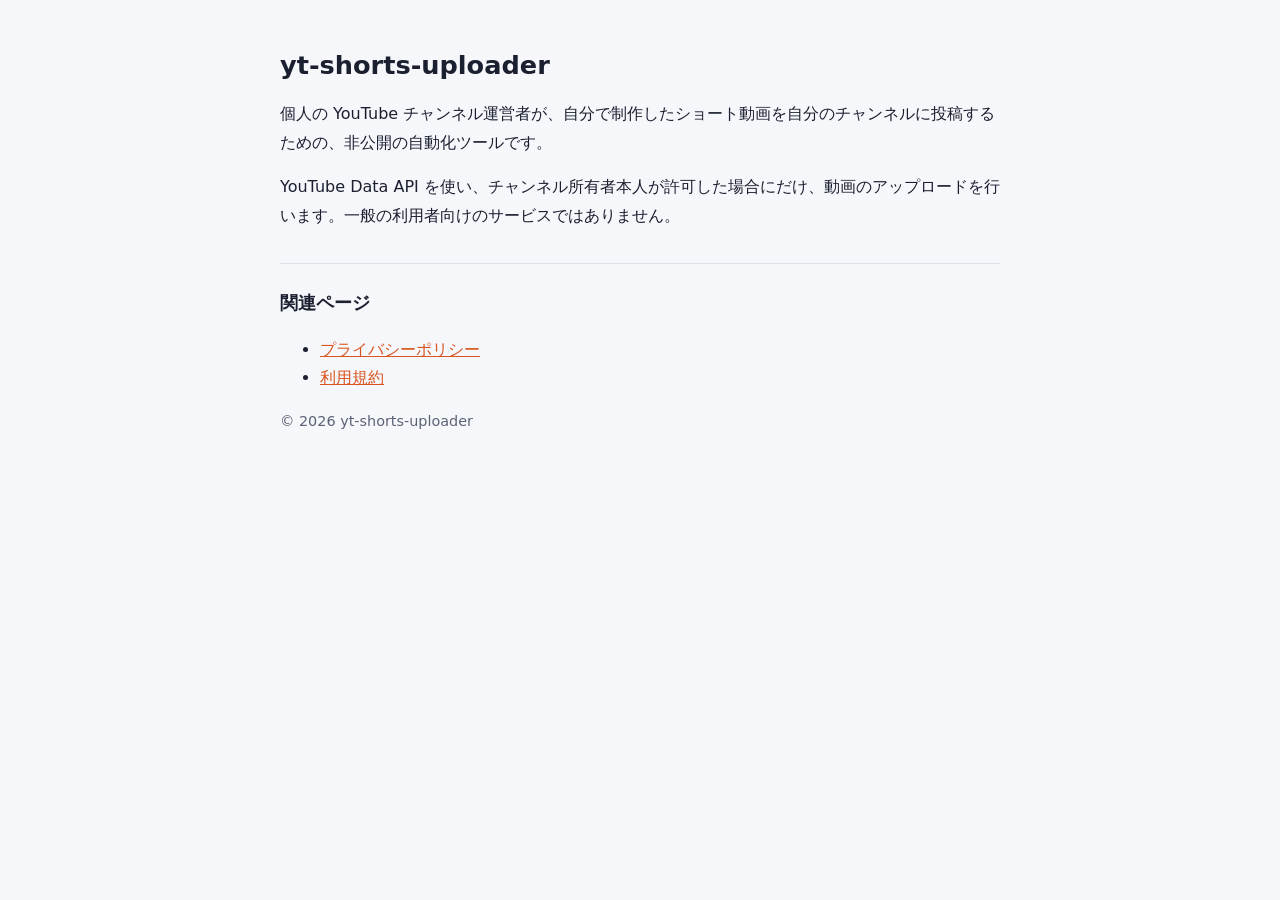
<file: index.html>
<!doctype html>
<html lang="ja"><head><meta charset="utf-8"><meta name="viewport" content="width=device-width,initial-scale=1">
<title>yt-shorts-uploader</title><link rel="stylesheet" href="style.css"></head>
<body><main>
<h1>yt-shorts-uploader</h1>
<p>個人の YouTube チャンネル運営者が、自分で制作したショート動画を自分のチャンネルに投稿するための、非公開の自動化ツールです。</p>
<p>YouTube Data API を使い、チャンネル所有者本人が許可した場合にだけ、動画のアップロードを行います。一般の利用者向けのサービスではありません。</p>
<h2>関連ページ</h2>
<ul><li><a href="privacy.html">プライバシーポリシー</a></li><li><a href="terms.html">利用規約</a></li></ul>
<p class="muted">© 2026 yt-shorts-uploader</p>
</main></body></html>
</file>
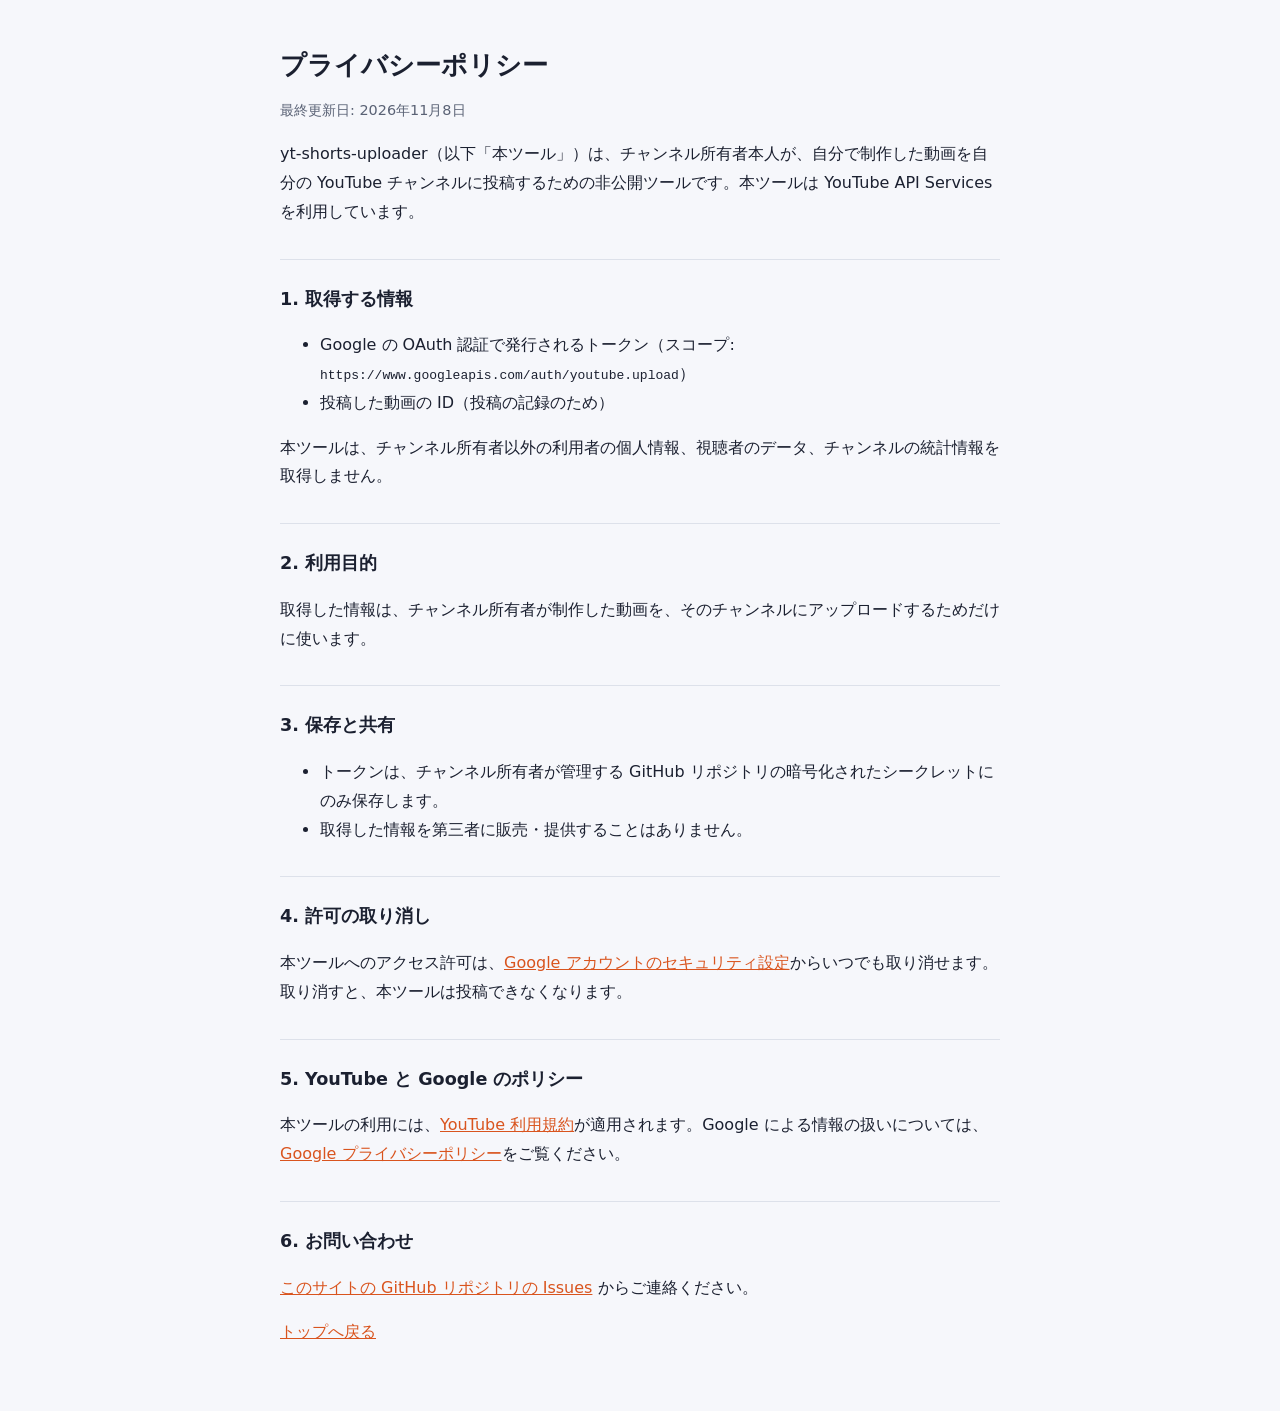
<file: privacy.html>
<!doctype html>
<html lang="ja"><head><meta charset="utf-8"><meta name="viewport" content="width=device-width,initial-scale=1">
<title>プライバシーポリシー | yt-shorts-uploader</title><link rel="stylesheet" href="style.css"></head>
<body><main>
<h1>プライバシーポリシー</h1>
<p class="muted">最終更新日: 2026年11月8日</p>
<p>yt-shorts-uploader（以下「本ツール」）は、チャンネル所有者本人が、自分で制作した動画を自分の YouTube チャンネルに投稿するための非公開ツールです。本ツールは YouTube API Services を利用しています。</p>
<h2>1. 取得する情報</h2>
<ul>
<li>Google の OAuth 認証で発行されるトークン（スコープ: <code>https://www.googleapis.com/auth/youtube.upload</code>）</li>
<li>投稿した動画の ID（投稿の記録のため）</li>
</ul>
<p>本ツールは、チャンネル所有者以外の利用者の個人情報、視聴者のデータ、チャンネルの統計情報を取得しません。</p>
<h2>2. 利用目的</h2>
<p>取得した情報は、チャンネル所有者が制作した動画を、そのチャンネルにアップロードするためだけに使います。</p>
<h2>3. 保存と共有</h2>
<ul>
<li>トークンは、チャンネル所有者が管理する GitHub リポジトリの暗号化されたシークレットにのみ保存します。</li>
<li>取得した情報を第三者に販売・提供することはありません。</li>
</ul>
<h2>4. 許可の取り消し</h2>
<p>本ツールへのアクセス許可は、<a href="https://security.google.com/settings/security/permissions">Google アカウントのセキュリティ設定</a>からいつでも取り消せます。取り消すと、本ツールは投稿できなくなります。</p>
<h2>5. YouTube と Google のポリシー</h2>
<p>本ツールの利用には、<a href="https://www.youtube.com/t/terms">YouTube 利用規約</a>が適用されます。Google による情報の扱いについては、<a href="https://policies.google.com/privacy">Google プライバシーポリシー</a>をご覧ください。</p>
<h2>6. お問い合わせ</h2>
<p><a href="https://github.com/iokamasaki0411-cmd/iokamasaki0411-cmd.github.io/issues">このサイトの GitHub リポジトリの Issues</a> からご連絡ください。</p>
<p><a href="index.html">トップへ戻る</a></p>
</main></body></html>
</file>
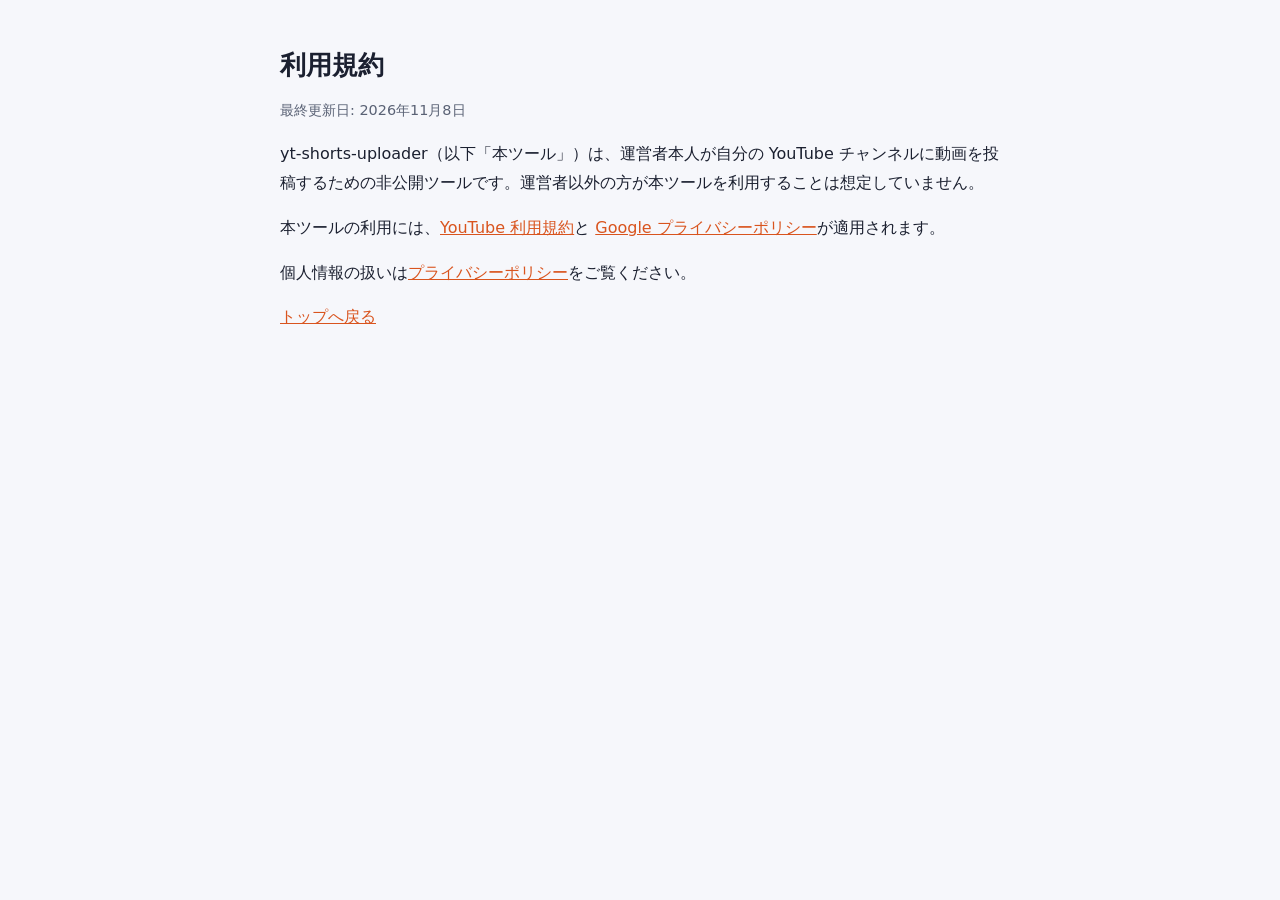
<file: terms.html>
<!doctype html>
<html lang="ja"><head><meta charset="utf-8"><meta name="viewport" content="width=device-width,initial-scale=1">
<title>利用規約 | yt-shorts-uploader</title><link rel="stylesheet" href="style.css"></head>
<body><main>
<h1>利用規約</h1>
<p class="muted">最終更新日: 2026年11月8日</p>
<p>yt-shorts-uploader（以下「本ツール」）は、運営者本人が自分の YouTube チャンネルに動画を投稿するための非公開ツールです。運営者以外の方が本ツールを利用することは想定していません。</p>
<p>本ツールの利用には、<a href="https://www.youtube.com/t/terms">YouTube 利用規約</a>と <a href="https://policies.google.com/privacy">Google プライバシーポリシー</a>が適用されます。</p>
<p>個人情報の扱いは<a href="privacy.html">プライバシーポリシー</a>をご覧ください。</p>
<p><a href="index.html">トップへ戻る</a></p>
</main></body></html>
</file>
<file: style.css>
:root{--bg:#f6f7fb;--fg:#1b2030;--muted:#5a6275;--accent:#d9541e;--line:#dde1ea}
@media (prefers-color-scheme:dark){:root{--bg:#0f1320;--fg:#e8eaf2;--muted:#a3abbd;--accent:#ff8a4c;--line:#283044}}
body{margin:0;background:var(--bg);color:var(--fg);font-family:"Hiragino Sans","Noto Sans JP",system-ui,sans-serif;line-height:1.8}
main{max-width:720px;margin:0 auto;padding:48px 16px}
h1{font-size:1.6rem;line-height:1.4;margin:0 0 8px}h2{font-size:1.1rem;margin:32px 0 8px;border-top:1px solid var(--line);padding-top:24px}
p,li{color:var(--fg)}.muted{color:var(--muted);font-size:.9rem}a{color:var(--accent)}
</file>
